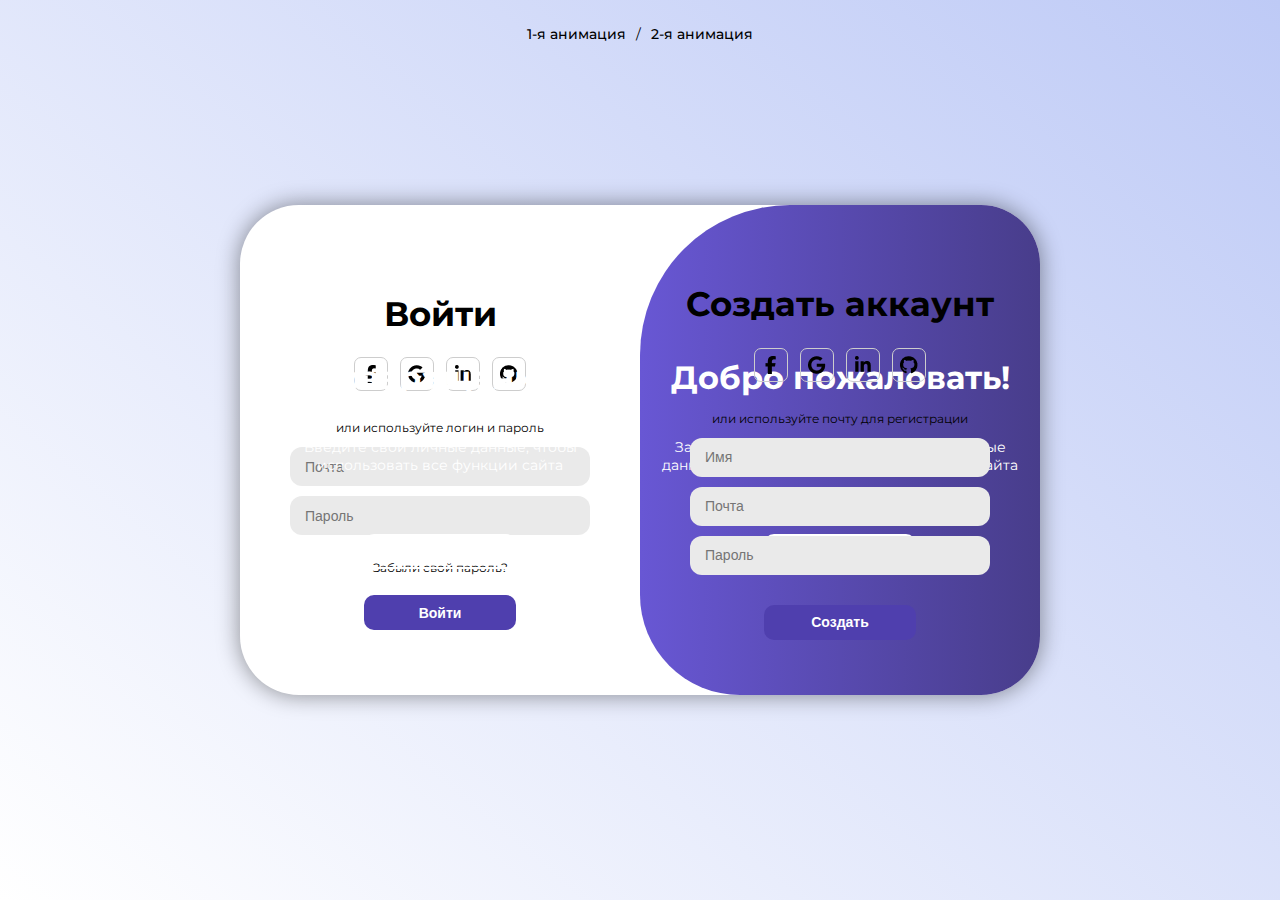
<file: index.html>
<!DOCTYPE html>
<html lang="ru">
<head>
    <meta charset="UTF-8">
    <meta name="viewport" content="width=device-width, initial-scale=1.0, maximum-scale=1.0, minimum-scale=1.0">
    <title>Modern login</title>
    <link rel="stylesheet" href="./style.css">
    <link rel="icon" href="./login.ico">
</head>
<body>
    <div class="wrapper">
        <span class="header">
            <a href="./index.html">1-я анимация</a>
            <span>/</span>
            <a href="./index2.html">2-я анимация</a>
        </span>
        <section>
            <div class="toggle-flex">
                <div class="background-purple purple purple-sign-in toggle-right"></div>
            </div>
            <div class="sign-in">
                <div class="active sign-in-active">
                    <h1>Войти</h1>
                    <div class="social-network">
                        <img src="./ico/facebook.png" class="facebook" alt="">
                        <img src="./ico/google.png" alt="">
                        <img src="./ico/linkedin.png"class="linkedin" alt="">
                        <img src="./ico/github.png" alt="">
                    </div>
                    <h3>или используйте логин и пароль</h3>
                    <form>
                        <input type="email" placeholder="Почта" required>
                        <input type="text" placeholder="Пароль" required>
                        <span>Забыли свой пароль?</span>
                        <button>Войти</button>
                    </form>
                </div>
                <div class="purple purple-sign-in">
                        <h2>Добро пожаловать!</h2>
                        <p>Зарегистрируйтесь, используя свои личные данные, чтобы использовать все функции сайта</p>
                        <button class="reg">Регистрация</button>
                </div>
            </div>

            <div class="sign-up hide">
                <div class="purple purple-sign-up">
                        <h2>C возвращением!</h2>
                        <p>Введите свои личные данные, чтобы использовать все функции сайта</p>
                        <button class="log-in">Войти</button>
                </div>
                <div class="active sign-up-active">
                    <h1>Создать аккаунт</h1>
                    <div class="social-network">
                        <img src="./ico/facebook.png" class="facebook" alt="">
                        <img src="./ico/google.png" alt="">
                        <img src="./ico/linkedin.png"class="linkedin" alt="">
                        <img src="./ico/github.png" alt="">
                    </div>
                    <h3>или используйте почту для регистрации</h3>
                    <form>
                        <input type="text" placeholder="Имя" required>
                        <input type="email" placeholder="Почта" required>
                        <input type="text" placeholder="Пароль" required>
                        <button>Создать</button>
                    </form>
                </div>
            </div>

            </div>
        </section>
    </div>
</body>

<script src="./script-toggle.js"></script>
</html>
</file>
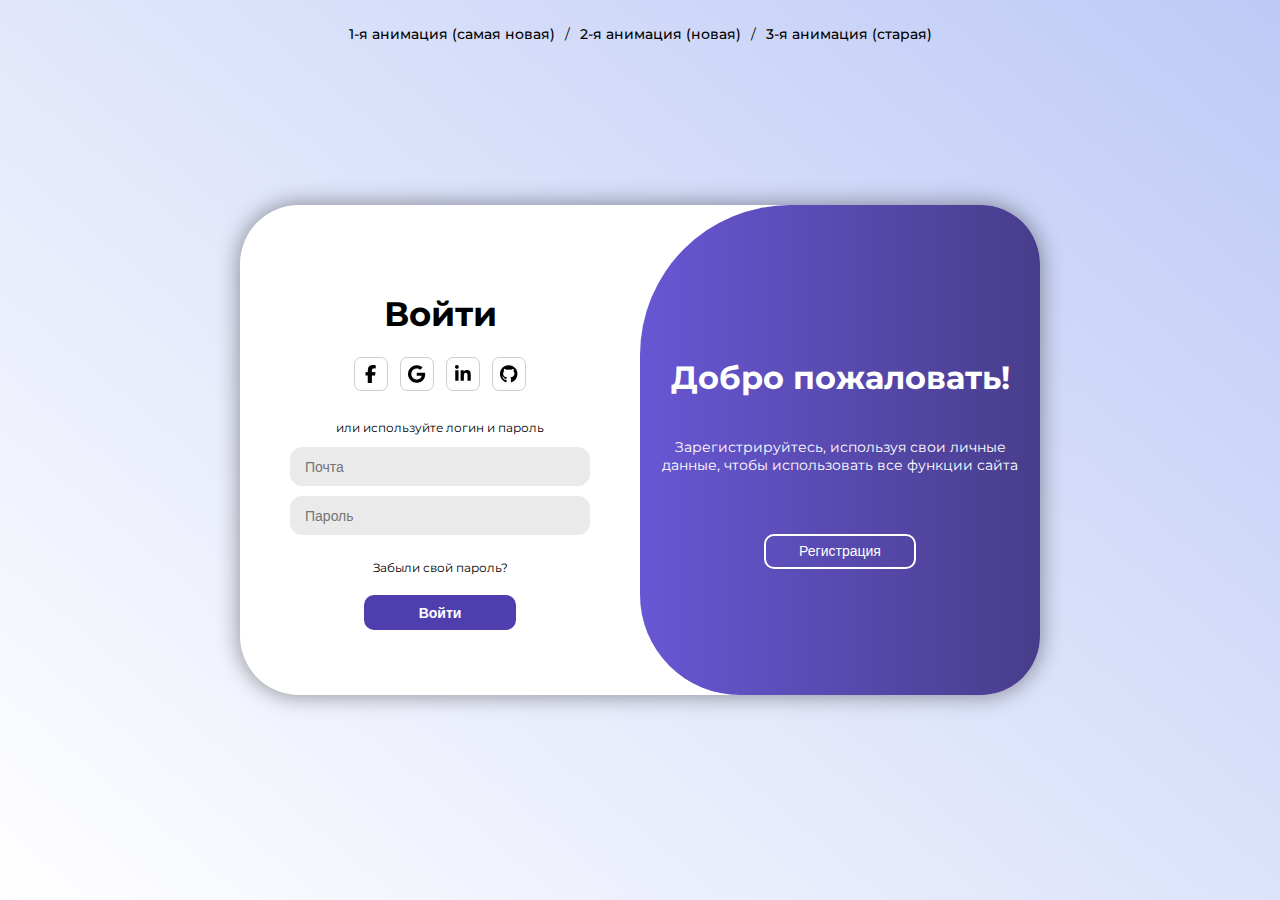
<file: index1.html>
<!DOCTYPE html>
<html lang="ru">
<head>
    <meta charset="UTF-8">
    <meta name="viewport" content="width=device-width, initial-scale=1.0, maximum-scale=1.0, minimum-scale=1.0">
    <title>Modern login</title>
    <link rel="stylesheet" href="./style.css">
    <link rel="icon" href="./login.ico">
</head>
<body>
    <div class="wrapper">
        <span class="header">
            <a href="./index.html">1-я анимация (самая новая)</a>
            <span>/</span>
            <a href="./index1.html">2-я анимация (новая)</a>
            <span>/</span>
            <a href="./index2.html">3-я анимация (старая)</a>
        </span>
        <section>
            <div class="toggle-flex">
                <div class="background-purple purple purple-sign-in toggle-right"></div>
            </div>
            <div class="sign-in">
                <div class="active sign-in-active">
                    <h1>Войти</h1>
                    <div class="social-network">
                        <img src="./ico/facebook.png" class="facebook" alt="">
                        <img src="./ico/google.png" alt="">
                        <img src="./ico/linkedin.png"class="linkedin" alt="">
                        <img src="./ico/github.png" alt="">
                    </div>
                    <h3>или используйте логин и пароль</h3>
                    <form>
                        <input type="email" placeholder="Почта" required>
                        <input type="text" placeholder="Пароль" required>
                        <span>Забыли свой пароль?</span>
                        <button>Войти</button>
                    </form>
                </div>
                <div class="purple purple-sign-in">
                        <h2>Добро пожаловать!</h2>
                        <p>Зарегистрируйтесь, используя свои личные данные, чтобы использовать все функции сайта</p>
                        <button class="reg">Регистрация</button>
                </div>
            </div>

            <div class="sign-up hide-old">
                <div class="purple purple-sign-up">
                        <h2>C возвращением!</h2>
                        <p>Введите свои личные данные, чтобы использовать все функции сайта</p>
                        <button class="log-in">Войти</button>
                </div>
                <div class="active sign-up-active">
                    <h1>Создать аккаунт</h1>
                    <div class="social-network">
                        <img src="./ico/facebook.png" class="facebook" alt="">
                        <img src="./ico/google.png" alt="">
                        <img src="./ico/linkedin.png"class="linkedin" alt="">
                        <img src="./ico/github.png" alt="">
                    </div>
                    <h3>или используйте почту для регистрации</h3>
                    <form>
                        <input type="text" placeholder="Имя" required>
                        <input type="email" placeholder="Почта" required>
                        <input type="text" placeholder="Пароль" required>
                        <button>Создать</button>
                    </form>
                </div>
            </div>

            </div>
        </section>
    </div>
</body>

<script src="./script-toggle-old.js"></script>
</html>
</file>
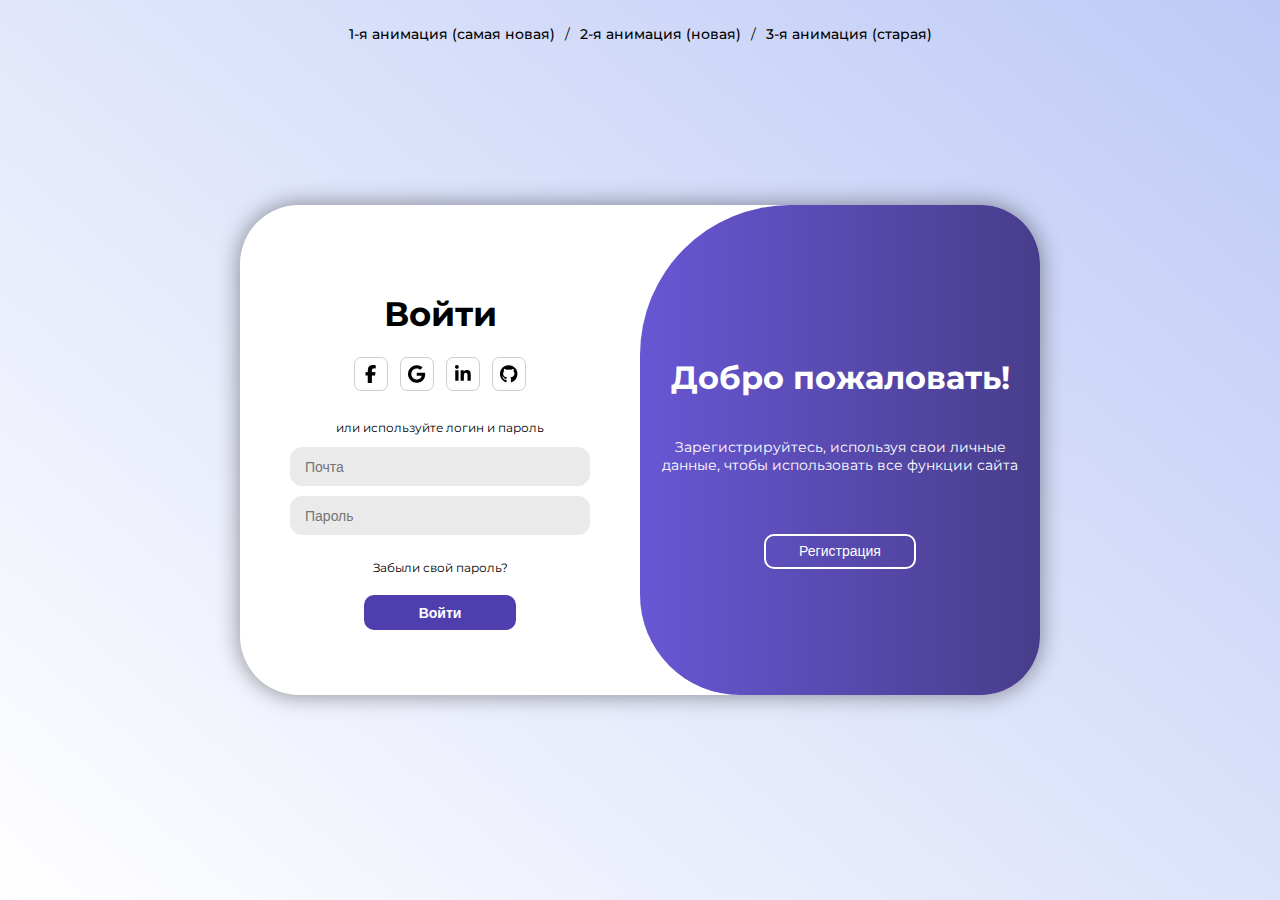
<file: index2.html>
<!DOCTYPE html>
<html lang="ru">
<head>
    <meta charset="UTF-8">
    <meta name="viewport" content="width=device-width, initial-scale=1.0, maximum-scale=1.0, minimum-scale=1.0">
    <title>Modern login</title>
    <link rel="stylesheet" href="./style.css">
    <link rel="icon" href="./login.ico">
</head>
<body>
    <div class="wrapper">
        <span class="header">
            <a href="./index.html">1-я анимация (самая новая)</a>
            <span>/</span>
            <a href="./index1.html">2-я анимация (новая)</a>
            <span>/</span>
            <a href="./index2.html">3-я анимация (старая)</a>
        </span>
        <section>
            <div class="sign-in sign-in-anim2">
                <div class="active sign-in-active">
                    <h1>Войти</h1>
                    <div class="social-network">
                        <img src="./ico/facebook.png" class="facebook" alt="">
                        <img src="./ico/google.png" alt="">
                        <img src="./ico/linkedin.png"class="linkedin" alt="">
                        <img src="./ico/github.png" alt="">
                    </div>
                    <h3>или используйте логин и пароль</h3>
                    <form>
                        <input type="email" placeholder="Почта" required>
                        <input type="text" placeholder="Пароль" required>
                        <span>Забыли свой пароль?</span>
                        <button>Войти</button>
                    </form>
                </div>
                <div class="background-purple purple purple-sign-in">
                        <h2>Добро пожаловать!</h2>
                        <p>Зарегистрируйтесь, используя свои личные данные, чтобы использовать все функции сайта</p>
                        <button class="reg">Регистрация</button>
                </div>
            </div>

            <div class="sign-up sign-up-anim2 sign-up-anim hide-scale">
                <div class="background-purple purple purple-sign-up">
                        <h2>C возвращением!</h2>
                        <p>Введите свои личные данные, чтобы использовать все функции сайта</p>
                        <button class="log-in">Войти</button>
                </div>
                <div class="active sign-up-active">
                    <h1>Создать аккаунт</h1>
                    <div class="social-network">
                        <img src="./ico/facebook.png" class="facebook" alt="">
                        <img src="./ico/google.png" alt="">
                        <img src="./ico/linkedin.png"class="linkedin" alt="">
                        <img src="./ico/github.png" alt="">
                    </div>
                    <h3>или используйте почту для регистрации</h3>
                    <form>
                        <input type="text" placeholder="Имя" required>
                        <input type="email" placeholder="Почта" required>
                        <input type="text" placeholder="Пароль" required>
                        <button>Создать</button>
                    </form>
                </div>
            </div>

            </div>
        </section>
    </div>
</body>

<script src="./script-anim2.js"></script>
</html>
</file>
<file: style.css>
@import url('https://fonts.googleapis.com/css2?family=Montserrat:ital,wght@0,100..900;1,100..900&display=swap');

* {
    box-sizing: border-box;
    font-weight: 400;
    font-size: 14px;
}
body {
    font-family: "Montserrat", sans-serif;
    margin: 0;
    padding: 0;
}

a {
    color: #fff;
    text-decoration: none;
}

img {
    max-width: 100%;
}

input {
    border: none;
    outline: none;
    background-color: #EAEAEA;
    width: 300px;
    height: 39px;
    padding: 15px;
    border-radius: 12px;
    margin-bottom: 10px;
}

.wrapper {
    width: 100vw;
    height: 100vh;
    background: rgb(255,255,255);
    background: linear-gradient(40deg, rgba(255,255,255,1) 0%, rgba(190,202,246,1) 100%);
    display: flex;
    align-items: center;
    flex-direction: column;
}

.header {
    display: flex;
    gap: 10px;
    position: absolute;
    margin-top: 25px;
}

.header a{
    color: #000;
    font-weight: 500;
}

.header a:hover{
    color: #000;
    text-shadow: 0 0 2px #7a7a7acc
}


section {
    width: 800px;
    height: 490px;
    background-color: #fff;
    box-shadow: 0 0 22px 1px rgba(0, 0, 0, 0.4);
    border-radius: 59px;
    margin: auto 0;
}

.sign-in,
.sign-up {
    transition: all 0.4s ease;
    display: flex;
    position: relative;
    z-index: 2;
}

.sign-in-anim2,
.sign-up-anim2 {
    transition: all 0.3s cubic-bezier(0.85, 0, 0.15, 1);
}

.active,
.active form
 {
    display: flex;
    flex-direction: column;
    justify-content: center;
    align-items: center;
    width: 50%;
}

.active h1 {
    font-size: 34px;
    font-weight: 700;
}

.active .social-network img{
    border: 1px solid #CDCDCD;
    padding: 7px;
    border-radius: 7px;
    cursor: pointer;
    margin-inline: 4px;
    transition: all 0.1s ease;
}

.active .social-network img:hover{
    scale: 1.07;
}

.active .social-network .facebook {
    padding-inline: 10px ;
}

.active .social-network .linkedin {
    padding-inline: 8px ;
}

.active h3 {
    font-size: 12px;
    font-weight: 400;
    margin-top: 25px;
}

.sign-in .active span {
    cursor: pointer;
    font-size: 12px;
    margin-top: 15px;
}


.active button {
    cursor: pointer;
    width: 152px;
    height: 35px;
    border-radius: 10px;
    background-color: #4f3fae;
    color: #fff;
    border: none;
    font-weight: 700;
    margin-top: 20px;
    transition: all 0.3s ease;
}

.active button:hover{
    background-color: #372b7c;
}



.background-purple{
    background: linear-gradient(90deg, #6857d4 0%, #483d8b 100%);
}

.purple {
    display: flex;
    flex-direction: column;
    justify-content: center;
    align-items: center;
    height: 490px;
    width: 50%;
    border-radius: 150px 59px 59px 100px;
    color: #fff;
}

.sign-up {
    position: relative;
    top: -490px;
}

.sign-up .purple {
    border-radius: 59px 150px 100px 59px;
}

.purple h2{
    font-weight: 700;
    font-size: 32px;
}

.purple p{
    text-align: center;
    width: 365px;
    margin-bottom: 60px;
}

.purple button{
    cursor: pointer;
    background-color: transparent;
    color: #fff;
    border: 2px solid #fff;
    border-radius: 10px;
    width: 152px;
    height: 35px;
    transition: all 0.4s ease;
}

.purple button:hover{
    scale: 1.07;
}

.toggle-flex {
    width: 800px;
    z-index: 1;
    position: absolute;
    border-radius: 150px 59px 59px 100px;
}

.toggle-right{
    position: absolute;
    left: 50%;
    border-radius: 150px 59px 59px 100px;
    transition: all 0.4s cubic-bezier(0.770, -0.080, 0.120, 1.070); /* custom */
    transition-timing-function: cubic-bezier(0.770, -0.080, 0.120, 1.070); /* custom */
}

.toggle-left{
    position: absolute;
    left: 0;
    border-radius: 59px 150px 100px 59px;
}

@keyframes fade {
    from {
      opacity: 1;
      visibility: visible;
    }
    to {
      opacity: 0;
      visibility: hidden;
    }
  }

  @keyframes non-fade {
    from {
      opacity: 0;
      visibility: hidden;
    }
    to {
      opacity: 1;
      visibility: visible;
    }
  }

.not-hide {
    animation: non-fade 0.6s ease forwards;
}

.hide {
    animation: fade 0.6s ease forwards;
}

.hide-old {
    scale: 0;
}
.hide-scale {
    scale: 0;
}
</file>
